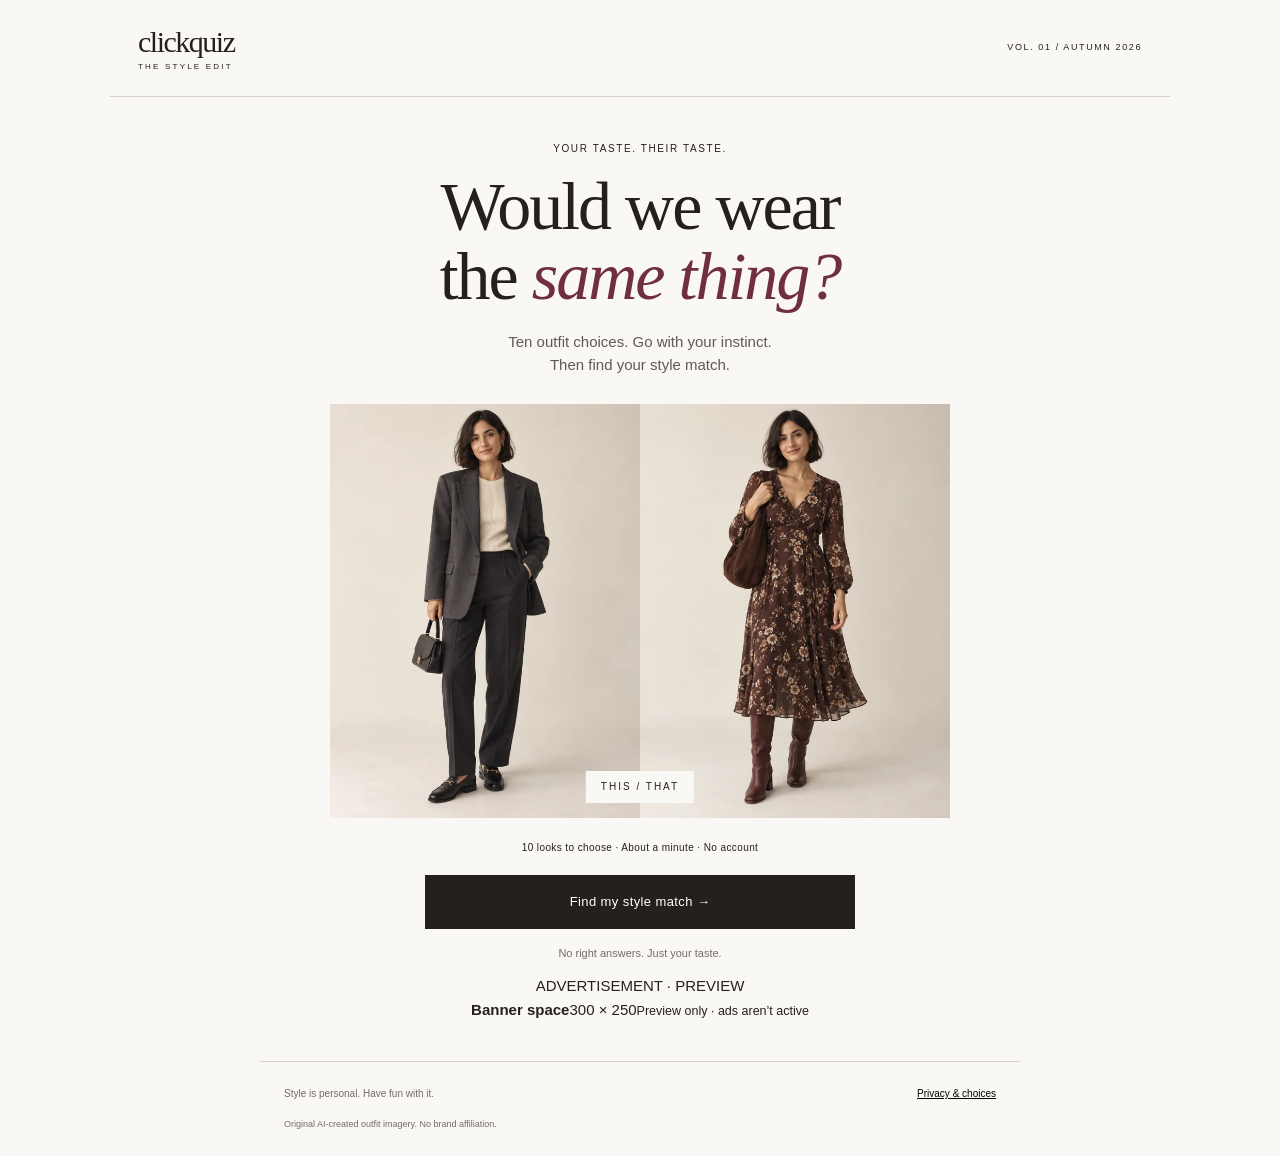
<file: index.html>
<!doctype html><html lang="en"><head><meta charset="utf-8"><meta name="viewport" content="width=device-width,initial-scale=1"><meta name="theme-color" content="#faf8f5"><title>Style Match · Click Quiz</title><meta name="description" content="Ten outfit choices. Your taste, their taste. Find out how closely your style matches a friend."><meta property="og:title" content="Would we wear the same thing? · Style Match"><meta property="og:description" content="Pick your favourite looks. Compare your style. Send a friend your challenge."><meta property="og:image" content="https://www.click-quiz.com/shopping/images/look-01.webp"><link rel="icon" href="/shopping/icon.svg"><link rel="stylesheet" href="/shopping/style.css"><script src="/shopping/app.js" defer></script></head><body><header><a class="brand" href="/shopping/">clickquiz<span>THE STYLE EDIT</span></a><span class="edition">VOL. 01 / AUTUMN 2026</span></header><main id="app" tabindex="-1"><section class="intro"><p class="eyebrow">YOUR TASTE. THEIR TASTE.</p><h1>Would we wear<br>the <em>same thing?</em></h1><p class="lead">Ten outfit choices. Go with your instinct.<br>Then find your style match.</p><div class="hero"><img src="/shopping/images/look-01.webp" alt="Two ways to dress: charcoal tailoring and a flowing floral dress"><span class="hero-label">THIS / THAT</span></div><p class="facts">10 looks to choose · About a minute · No account</p><button class="primary" id="start" disabled>Getting the looks ready…</button><p class="fine">No right answers. Just your taste.</p><p id="load-status" role="status"></p><aside class="ad-slot" aria-label="Advertisement placeholder"><span class="ad-label">ADVERTISEMENT · PREVIEW</span><div class="ad-frame"><strong>Banner space</strong><span>300 × 250</span><small>Preview only · ads aren’t active</small></div></aside></section></main><footer><span>Style is personal. Have fun with it.</span><button id="privacy-open">Privacy & choices</button><small>Original AI-created outfit imagery. No brand affiliation.</small></footer><dialog id="privacy"><form method="dialog"><button class="close" aria-label="Close privacy settings">×</button></form><h2>Your game. Your choice.</h2><p>The quiz works without analytics. With your permission, we send your quiz version, answers, campaign tags, and share actions to our Supabase database. A random attempt ID links these events; we don’t ask for your name or email.</p><p>When you choose to share, the link includes your ten outfit selections and a random challenge code. Anyone with it can see those selections. Friend comparison works without analytics. If a friend allows analytics, we can count their arrival and play. A share action does not prove someone played.</p><p>Your choice and optional unfinished attempt stay in this browser tab. If you allow analytics, a random browser ID remembers your first completed vote for this edition, so replays in this browser do not add crowd votes. Clearing browser storage or changing devices can count again; the sample is not verified unique people. If you first allow analytics after answering a question, measurement begins with your next new quiz, without inventing past exposures. Declining clears our saved attempt and stops future analytics; it does not erase events already sent. Hosting and database providers may process connection information in service logs.</p><p>No advertising tags are enabled in this edition. Quiz attempts and their events are automatically deleted after 90 days. Aggregate reports may be kept longer.</p><div class="privacy-actions"><button id="decline">Play without analytics</button><button class="primary" id="allow">Allow quiz analytics</button></div><p id="privacy-status" role="status"></p></dialog><noscript>This quiz needs JavaScript enabled.</noscript></body></html>
</file>
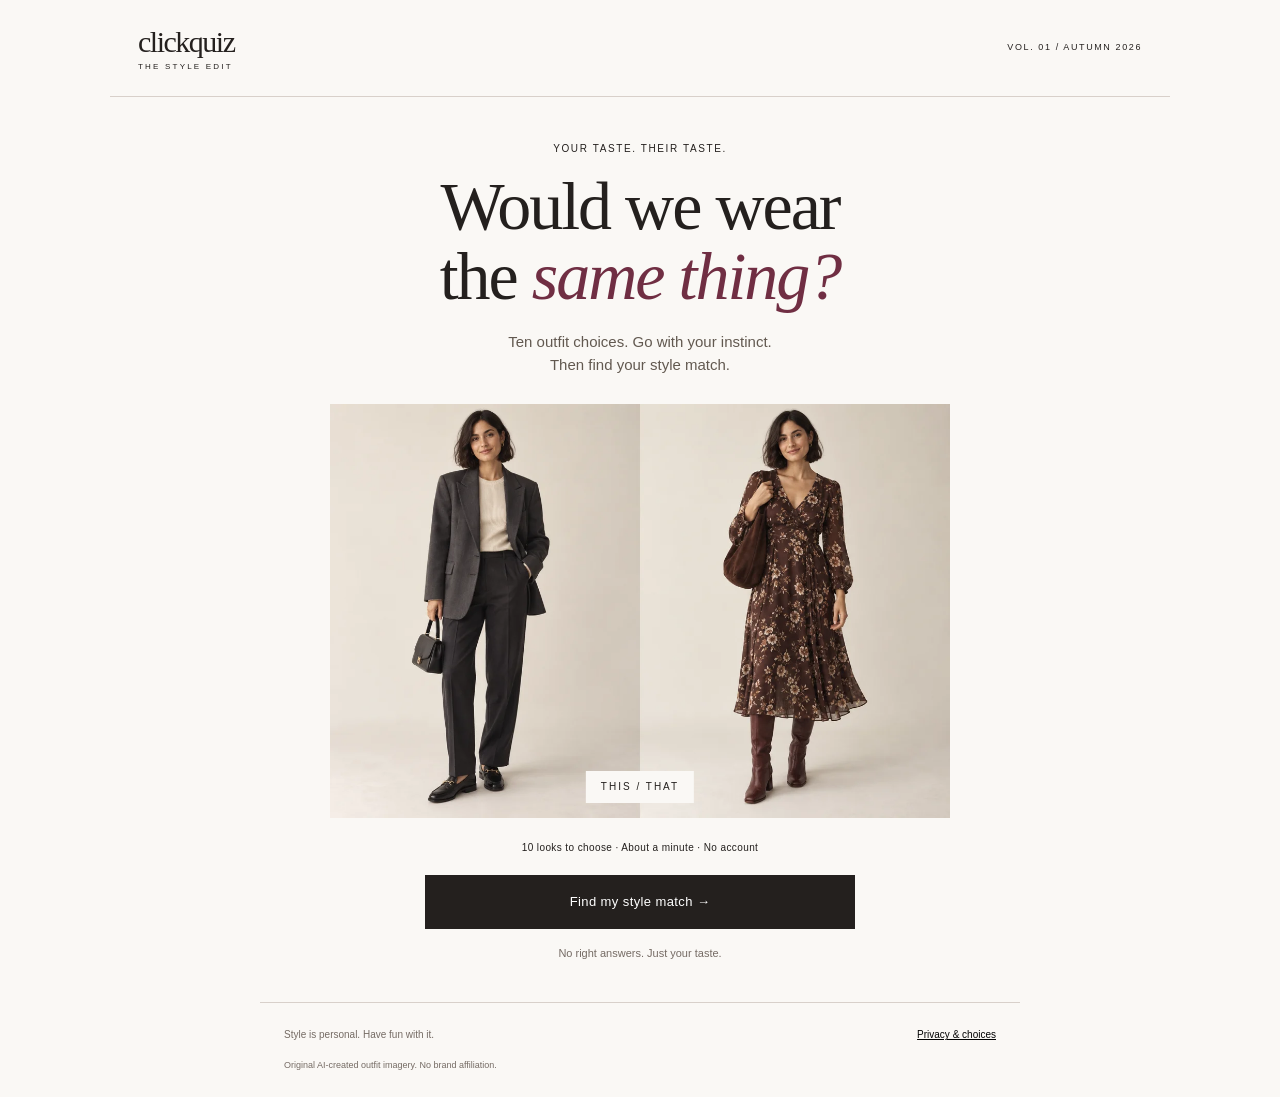
<file: shopping/index.html>
<!doctype html><html lang="en"><head><meta charset="utf-8"><meta name="viewport" content="width=device-width,initial-scale=1"><meta name="theme-color" content="#faf8f5"><title>Style Match · Click Quiz</title><meta name="description" content="Ten outfit choices. Your taste, their taste. Find out how closely your style matches a friend."><meta property="og:title" content="Would we wear the same thing? · Style Match"><meta property="og:description" content="Pick your favourite looks. Compare your style. Send a friend your challenge."><meta property="og:image" content="https://www.click-quiz.com/shopping/images/look-01.webp"><link rel="icon" href="/shopping/icon.svg"><link rel="stylesheet" href="/shopping/style.css"><script src="/shopping/app.js" defer></script></head><body><header><a class="brand" href="/shopping/">clickquiz<span>THE STYLE EDIT</span></a><span class="edition">VOL. 01 / AUTUMN 2026</span></header><main id="app" tabindex="-1"><section class="intro"><p class="eyebrow">YOUR TASTE. THEIR TASTE.</p><h1>Would we wear<br>the <em>same thing?</em></h1><p class="lead">Ten outfit choices. Go with your instinct.<br>Then find your style match.</p><div class="hero"><img src="/shopping/images/look-01.webp" alt="Two ways to dress: charcoal tailoring and a flowing floral dress"><span class="hero-label">THIS / THAT</span></div><p class="facts">10 looks to choose · About a minute · No account</p><button class="primary" id="start" disabled>Getting the looks ready…</button><p class="fine">No right answers. Just your taste.</p><p id="load-status" role="status"></p></section></main><footer><span>Style is personal. Have fun with it.</span><button id="privacy-open">Privacy & choices</button><small>Original AI-created outfit imagery. No brand affiliation.</small></footer><dialog id="privacy"><form method="dialog"><button class="close" aria-label="Close privacy settings">×</button></form><h2>Your game. Your choice.</h2><p>The quiz works without analytics. With your permission, we send your quiz version, answers, campaign tags, and share actions to our Supabase database. A random attempt ID links these events; we don’t ask for your name or email.</p><p>When you choose to share, the link includes your ten outfit selections and a random challenge code. Anyone with it can see those selections. Friend comparison works without analytics. If a friend allows analytics, we can count their arrival and play. A share action does not prove someone played.</p><p>Your choice and optional unfinished attempt stay in this browser tab. If you allow analytics, a random browser ID remembers your first completed vote for this edition, so replays in this browser do not add crowd votes. Clearing browser storage or changing devices can count again; the sample is not verified unique people. If you first allow analytics after answering a question, measurement begins with your next new quiz, without inventing past exposures. Declining clears our saved attempt and stops future analytics; it does not erase events already sent. Hosting and database providers may process connection information in service logs.</p><p>No advertising tags are enabled in this edition. Quiz attempts and their events are automatically deleted after 90 days. Aggregate reports may be kept longer.</p><div class="privacy-actions"><button id="decline">Play without analytics</button><button class="primary" id="allow">Allow quiz analytics</button></div><p id="privacy-status" role="status"></p></dialog><noscript>This quiz needs JavaScript enabled.</noscript></body></html>
</file>
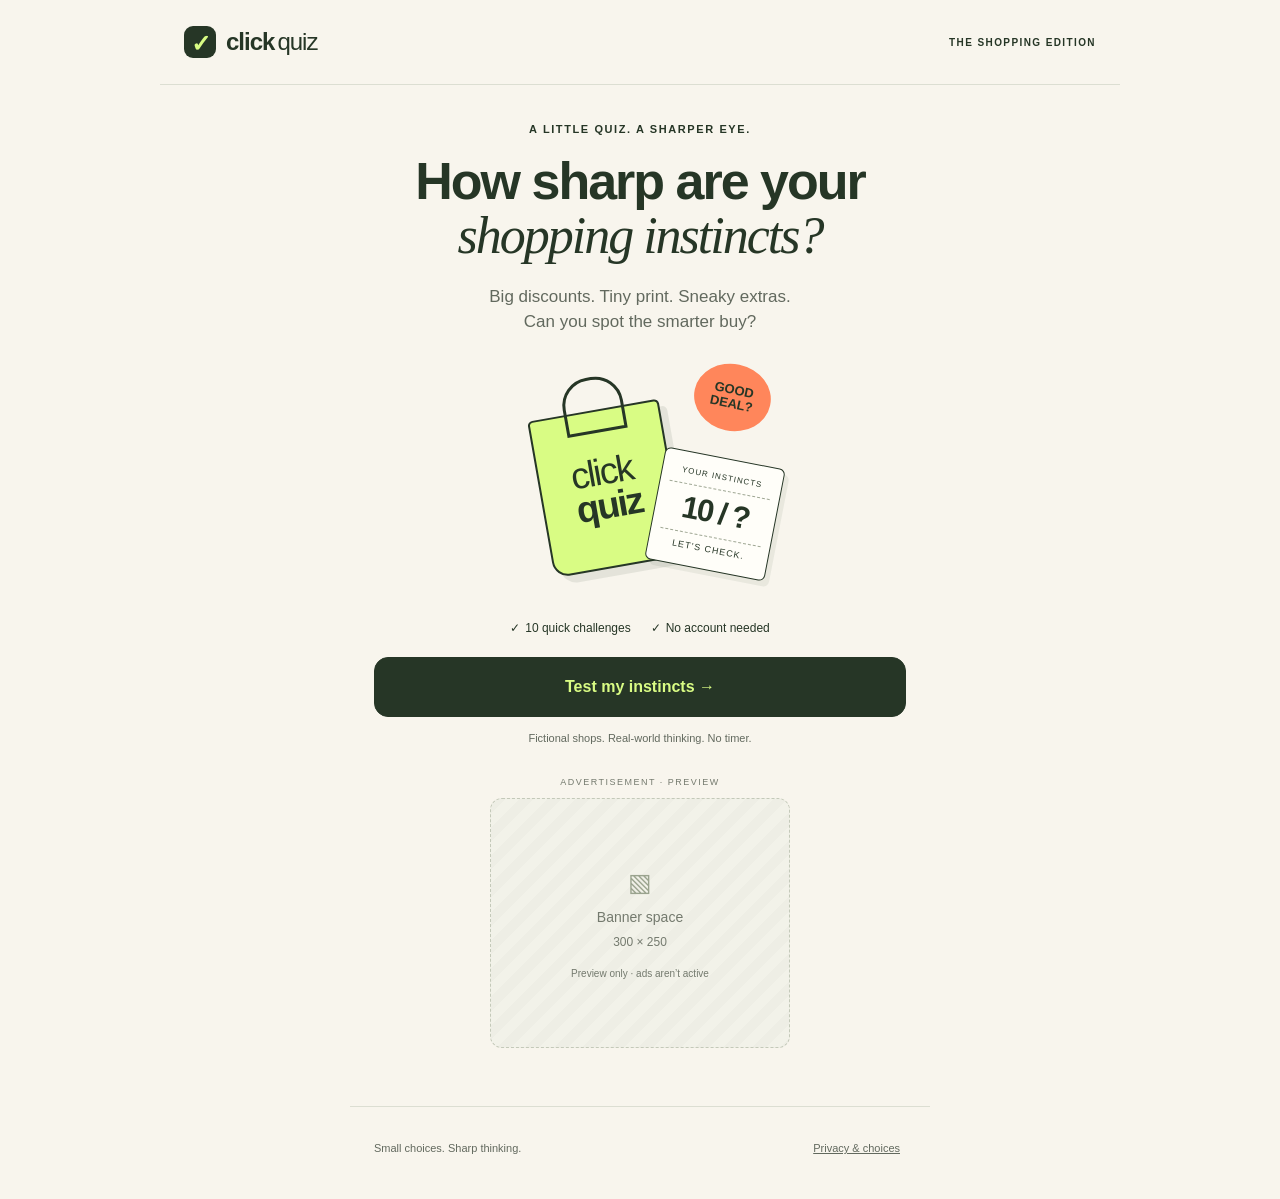
<file: shopping/editions/shopping-v1/index.html>
<!doctype html>
<html lang="en"><head><meta charset="utf-8"><meta name="viewport" content="width=device-width,initial-scale=1"><meta name="theme-color" content="#f8f5ed"><title>Shopping instincts · Click Quiz</title><meta name="description" content="Ten tiny shopping dilemmas. One big test of your instincts. Play free, get your score, and challenge a friend."><meta property="og:title" content="How sharp are your shopping instincts?"><meta property="og:description" content="10 shopping dilemmas. Can you spot the better deal?"><meta property="og:type" content="website"><meta property="og:url" content="https://www.click-quiz.com/shopping/"><link rel="icon" href="/shopping/icon.svg" type="image/svg+xml"><link rel="stylesheet" href="/shopping/editions/shopping-v1/style.css"><script src="/shopping/editions/shopping-v1/app.js" defer></script></head>
<body><header><a href="/shopping/" class="brand" aria-label="Click Quiz home"><span class="brand-icon">✓</span> click<span>quiz</span></a><span class="edition">THE SHOPPING EDITION</span></header><main id="app" tabindex="-1"><section class="intro"><div class="eyebrow">A LITTLE QUIZ. A SHARPER EYE.</div><h1>How sharp are your <em>shopping instincts?</em></h1><p class="lead">Big discounts. Tiny print. Sneaky extras.<br>Can you spot the smarter buy?</p><div class="hero-art" aria-hidden="true"><span class="burst">GOOD<br>DEAL?</span><div class="bag"><span>click<br><b>quiz</b></span></div><div class="ticket"><small>YOUR INSTINCTS</small><b>10 / ?</b><span>LET’S CHECK.</span></div></div><div class="facts"><span>10 quick challenges</span><span>No account needed</span></div><button class="primary" id="start" disabled>Getting your quiz ready…</button><p class="fine">Fictional shops. Real-world thinking. No timer.</p><aside class="ad-slot" aria-label="Advertisement placeholder"><span class="ad-label">ADVERTISEMENT · PREVIEW</span><div class="ad-frame"><span class="ad-mark" aria-hidden="true">▧</span><strong>Banner space</strong><span>300 × 250</span><small>Preview only · ads aren’t active</small></div></aside><p id="load-status" role="status"></p></section></main><footer><span>Small choices. Sharp thinking.</span><button id="privacy-open">Privacy & choices</button></footer><dialog id="privacy"><form method="dialog"><button class="close" aria-label="Close privacy settings">×</button></form><h2>Your game. Your choice.</h2><p>The quiz works without analytics. With your permission, we send your quiz version, answers, score, campaign tags, and share actions to our Supabase database. A random attempt ID links these events; we don’t ask for your name or email.</p><p>Challenge links contain a random referral code. If a friend allows analytics, we can count their arrival and play. A share action does not prove someone played.</p><p>Your choice and optional unfinished attempt stay in this browser tab. Declining clears our saved attempt and stops future analytics; it does not erase events already sent. Hosting and database providers may process connection information in service logs.</p><p>No advertising tags are enabled in this edition. Analytics records should be retained for no longer than 90 days; aggregate reports may be kept longer.</p><div class="privacy-actions"><button id="decline">Play without analytics</button><button class="primary" id="allow">Allow quiz analytics</button></div><p id="privacy-status" role="status"></p></dialog><noscript><p>This interactive quiz needs JavaScript enabled.</p></noscript></body></html>
</file>
<file: shopping/style.css>
:root{color-scheme:light;--ink:#24201e;--paper:#faf8f5;--wine:#702e43;--line:#d8d0ca}*{box-sizing:border-box}body{margin:0;background:var(--paper);color:var(--ink);font:15px/1.55 Arial,sans-serif}button,a,input{-webkit-tap-highlight-color:transparent}button{font:inherit;cursor:pointer}a{color:inherit}header{max-width:1060px;margin:auto;padding:25px 28px;border-bottom:1px solid var(--line);display:flex;justify-content:space-between;align-items:center}.brand{font:30px Georgia,serif;text-decoration:none;letter-spacing:-1.5px}.brand span{display:block;font:8px Arial,sans-serif;letter-spacing:2.2px;margin-top:3px}.edition,.eyebrow,.progress-label,.facts{font-size:10px;letter-spacing:1.6px}.edition{font-size:9px}main{max-width:760px;padding:30px 24px 0;margin:auto;outline:none}.intro,.result{text-align:center}h1,h2,h3,p{margin:0}h1{font:normal clamp(42px,7vw,68px)/1.04 Georgia,serif;letter-spacing:-2px;margin:14px 0 18px}h1 em{font-weight:normal;color:var(--wine)}h2{font:normal 34px/1.1 Georgia,serif;letter-spacing:-.7px;margin:24px 0 12px}h3{font:normal 25px Georgia,serif}.lead{color:#625950;font-size:15px}.hero{position:relative;margin:26px 0 20px}.hero img{display:block;width:100%;height:auto}.hero-label{position:absolute;bottom:15px;left:50%;transform:translateX(-50%);background:var(--paper);padding:8px 15px;font-size:10px;letter-spacing:2px;white-space:nowrap}.facts{letter-spacing:.4px;margin:12px 0 20px}.primary,.secondary{display:block;width:100%;padding:16px 20px;border:1px solid var(--ink);border-radius:0;font-size:13px;letter-spacing:.4px;background:var(--ink);color:white;margin:12px 0}.secondary{background:transparent;color:var(--ink)}button:disabled{cursor:default}.primary:disabled{opacity:.5}button:focus-visible,a:focus-visible{outline:3px solid var(--wine);outline-offset:4px}.fine{color:#756b64;font-size:11px;margin:12px 0}.progress-label{display:flex;justify-content:space-between}.progress{height:2px;background:var(--line);margin:12px 0 24px}.progress span{height:100%;display:block;background:var(--wine)}.prompt{color:#71665e;font-size:13px;margin-bottom:22px}.options{display:grid;grid-template-columns:1fr 1fr;gap:12px}.option{background:none;border:1px solid transparent;color:var(--ink);padding:0;text-align:left;position:relative}.outfit{display:block;width:100%;aspect-ratio:3/4;overflow:hidden;background:#eae5de}.outfit img{display:block;width:200%;max-width:none;height:100%;object-fit:fill}.outfit.right img{transform:translateX(-50%)}.option strong{display:block;font-size:12px;font-weight:normal;padding:13px 7px 10px}.letter{float:left;margin-right:9px;font-size:10px;color:var(--wine)}.option.selected{border-color:var(--wine)}.option.selected strong{background:var(--wine);color:white}.option.selected .letter{color:white}.option:not(.selected):disabled{opacity:.7}.selection-note{font-size:12px;text-align:center;padding:16px 0 0;color:var(--wine)}footer{max-width:760px;margin:40px auto 0;padding:24px;border-top:1px solid var(--line);display:flex;justify-content:space-between;flex-wrap:wrap;gap:16px;font-size:10px;color:#756b64}footer button{padding:0;border:0;background:none;font-size:10px;text-decoration:underline}footer small{width:100%;font-size:9px}dialog{background:var(--paper);border:1px solid var(--line);max-width:460px;width:calc(100% - 32px);padding:26px;color:var(--ink)}dialog::backdrop{background:#24201e77}dialog h2{margin-top:10px}dialog p{font-size:12px;margin:15px 0}.close{float:right;border:0;background:none;font-size:25px}.privacy-actions button{width:100%;padding:13px;border:1px solid var(--ink)}.match-number{font:normal 88px Georgia,serif;color:var(--wine);line-height:1.1;margin:20px 0 5px}.match-number span{font-size:30px}.result-box{padding:26px 18px;border:1px solid var(--line);margin:24px 0}.result-box p{margin:12px 0;font-size:13px}.share-fallback{width:100%;padding:13px;border:1px solid var(--line);background:white;font-size:12px}.review{text-align:left;margin:32px 0}.review-row{display:grid;grid-template-columns:60px 1fr;gap:15px;padding:12px 0;border-bottom:1px solid var(--line);align-items:center}.review-row p{font-size:11px;color:#71665e}.review-row strong{font-size:12px;font-weight:normal}.review-row .outfit{width:60px}.trend-edit{text-align:left;border-top:1px solid var(--line);padding:22px 0;font-size:12px}.trend-edit p{margin:15px 0}.trend-edit a{text-underline-offset:3px}.challenge-note{background:#efe7e7;padding:13px;font-size:12px;margin-bottom:18px}.crowd-list{padding:0;list-style:none;text-align:left;font-size:12px}.crowd-list li{padding:9px 0;border-bottom:1px solid var(--line)}@media(min-width:760px){main{padding-top:44px}.intro .hero{max-width:620px;margin:28px auto 22px}.intro .primary{max-width:430px;margin:16px auto}.options{gap:20px}.option strong{font-size:15px;padding:17px}.outfit{max-height:470px}.result .primary,.result .secondary{max-width:500px;margin:12px auto}}@media(max-width:360px){header{padding:20px 16px}main{padding:25px 10px 0}.edition{font-size:8px;letter-spacing:.5px}h1{font-size:42px}h2{font-size:29px}.options{gap:7px}.option strong{font-size:11px;padding:10px 5px}}

.preview-notice{text-align:center;padding:9px 12px;background:#efe6df;color:#702e43;font-size:11px;letter-spacing:.6px}
</file>
<file: shopping/editions/shopping-v1/style.css>
:root{--paper:#f8f5ed;--ink:#263626;--muted:#62695e;--line:#dcded2;--lime:#d9fc84;--white:#fffef9;--orange:#ff865b}*{box-sizing:border-box}body{margin:0;background:var(--paper);color:var(--ink);font-family:Arial,Helvetica,sans-serif;font-size:16px;line-height:1.5}button,a{-webkit-tap-highlight-color:transparent}button{font:inherit;cursor:pointer;touch-action:manipulation}button:disabled{cursor:default}a{color:inherit}header{max-width:960px;margin:auto;padding:24px;display:flex;align-items:center;justify-content:space-between;border-bottom:1px solid var(--line)}.brand{font-size:24px;font-weight:800;text-decoration:none;letter-spacing:-1px;display:flex;align-items:center;gap:3px}.brand>span:last-child{font-weight:400}.brand-icon{background:var(--ink);color:var(--lime);border-radius:9px;width:32px;height:32px;display:grid;place-items:center;margin-right:7px}.edition{font-size:10px;letter-spacing:1.4px;font-weight:700}main{max-width:580px;margin:auto;padding:36px 24px 28px;outline:none}.eyebrow{font-size:11px;letter-spacing:1.6px;font-weight:700;margin-bottom:16px}h1{font-size:clamp(36px,8.7vw,52px);line-height:1.05;letter-spacing:-2px;margin:0 0 20px;font-weight:800}h1 em{font-family:Georgia,serif;font-weight:400}h2{font-size:29px;line-height:1.1;letter-spacing:-.7px;margin:20px 0 12px}.lead{color:var(--muted);font-size:17px}.intro{text-align:center}.hero-art{height:232px;position:relative;width:280px;margin:26px auto}.bag{position:absolute;left:40px;top:48px;background:var(--lime);width:133px;height:159px;transform:rotate(-10deg);border:2px solid var(--ink);border-radius:5px 5px 16px 16px;box-shadow:7px 8px 0 #25362618;display:grid;place-items:center;font-size:37px;line-height:.9;text-align:left;letter-spacing:-2px}.bag:before{content:'';position:absolute;width:55px;height:50px;border:3px solid var(--ink);border-radius:28px 28px 0 0;left:35px;top:-35px;z-index:-1}.ticket{position:absolute;right:4px;top:96px;transform:rotate(11deg);background:var(--white);border:1px solid var(--ink);border-radius:6px;width:122px;padding:13px 9px;box-shadow:5px 5px 0 #26362612;display:grid;gap:6px}.ticket small{font-size:8px;letter-spacing:1px}.ticket b{font-size:31px;letter-spacing:-2px;border-block:1px dashed #a0a895}.ticket>span{font-size:9px;letter-spacing:1px}.burst{position:absolute;right:9px;top:3px;background:var(--orange);border-radius:50%;padding:19px 17px;font-size:13px;font-weight:bold;line-height:1.1;transform:rotate(12deg)}.facts{display:flex;justify-content:center;gap:20px;font-size:12px;margin:20px 0}.facts span:before{content:'✓';margin-right:5px}.primary{background:var(--ink);color:var(--lime);border:1px solid var(--ink);border-radius:14px;width:100%;padding:17px 20px;font-weight:bold;min-height:56px}.primary:disabled{opacity:.6}.fine{font-size:11px;color:var(--muted);margin:13px 0}footer{max-width:580px;padding:20px 24px 28px;margin:auto;display:flex;gap:12px;justify-content:space-between;border-top:1px solid var(--line);font-size:11px;color:var(--muted);align-items:center}footer button{border:0;background:transparent;color:inherit;text-decoration:underline;min-height:44px;font-size:11px}.progress-label{display:flex;justify-content:space-between;font-size:12px;font-weight:700}.progress{height:5px;background:#dfe2d4;border-radius:8px;margin:12px 0 28px;overflow:hidden}.progress span{display:block;background:var(--ink);height:100%}.question-icon{font-size:38px;background:#edf0df;width:72px;height:72px;border-radius:22px;display:grid;place-items:center}.prompt{color:var(--muted);margin-bottom:23px}.options{display:grid;gap:12px}.option{color:var(--ink);width:100%;text-align:left;background:var(--white);border:1.5px solid var(--line);border-radius:17px;display:grid;grid-template-columns:32px 1fr;gap:12px;padding:17px;min-height:115px}.letter{width:30px;height:30px;border:1px solid var(--line);border-radius:50%;display:grid;place-items:center;font-size:12px;font-weight:700}.option strong{display:block;font-size:18px}.option small{display:block;font-size:14px;margin:4px 0;color:var(--muted)}.badge{display:inline-block;font-size:11px;background:#f0f0e7;border-radius:5px;padding:3px 7px}.option.correct{border-color:#56752a;background:#edf7d8}.option.wrong{border-color:#ab5840;background:#fff0e8}.option:disabled{color:var(--ink);opacity:1}.feedback{margin:20px 0;background:#eeeee4;border-radius:15px;padding:18px}.feedback h3{font-size:17px;margin:0 0 6px}.feedback p{font-size:14px;margin:0}.next{margin-top:4px}button:focus-visible,a:focus-visible{outline:3px solid #b96638;outline-offset:4px}.result{text-align:center}.score{font-size:90px;letter-spacing:-7px;line-height:1.1;font-weight:800;margin:25px 0 5px}.score span{font-size:36px;letter-spacing:-2px;color:var(--muted)}.result-seal{margin:24px auto;background:var(--lime);width:160px;height:160px;border-radius:50%;display:grid;align-content:center}.result-seal .score{font-size:72px;margin:0}.secondary{border:1px solid var(--line);border-radius:12px;padding:14px;min-height:50px;background:var(--white);color:var(--ink);width:100%;margin-top:10px;font-weight:700}.review{text-align:left;margin-top:32px}.review details{border-top:1px solid var(--line);padding:16px 0}.review summary{cursor:pointer;font-size:14px;font-weight:700}.review p{font-size:14px;color:var(--muted)}.share-fallback{width:100%;padding:12px;border:1px solid var(--line);border-radius:8px;font-size:13px}dialog{max-width:500px;width:calc(100% - 32px);max-height:85vh;border:1px solid var(--line);border-radius:22px;padding:26px;background:var(--paper);color:var(--ink)}dialog::backdrop{background:#15251570}dialog h2{font-size:26px}dialog p{font-size:13px}.close{float:right;border:0;background:none;font-size:28px;min-width:44px;min-height:44px}.privacy-actions{display:grid;gap:10px}.privacy-actions>button:not(.primary){min-height:52px;background:var(--white);border:1px solid var(--line);border-radius:14px;color:var(--ink)}[hidden]{display:none!important}@media(max-width:360px){header{padding:18px}.edition{font-size:8px}main{padding:28px 18px}.facts{gap:10px}.hero-art{margin-block:20px;height:220px}h1{font-size:36px}}@media(prefers-reduced-motion:no-preference){.option:not(:disabled):hover{border-color:#73816a;transform:translateY(-1px)}}

.ad-slot{width:300px;max-width:100%;margin:30px auto;text-align:center;color:#747a6e}.ad-label{display:block;font-size:9px;letter-spacing:1.5px;margin-bottom:8px}.ad-frame{width:100%;aspect-ratio:6/5;background:repeating-linear-gradient(135deg,#eeeee5,#eeeee5 10px,#f2f2e9 10px,#f2f2e9 20px);border:1px dashed #c4c9b9;border-radius:12px;display:flex;flex-direction:column;align-items:center;justify-content:center;gap:5px}.ad-mark{font-size:25px;color:#9aa38e}.ad-frame strong{font-size:14px;font-weight:500}.ad-frame>span:not(.ad-mark){font-size:12px}.ad-frame small{font-size:10px;margin-top:10px}
</file>
